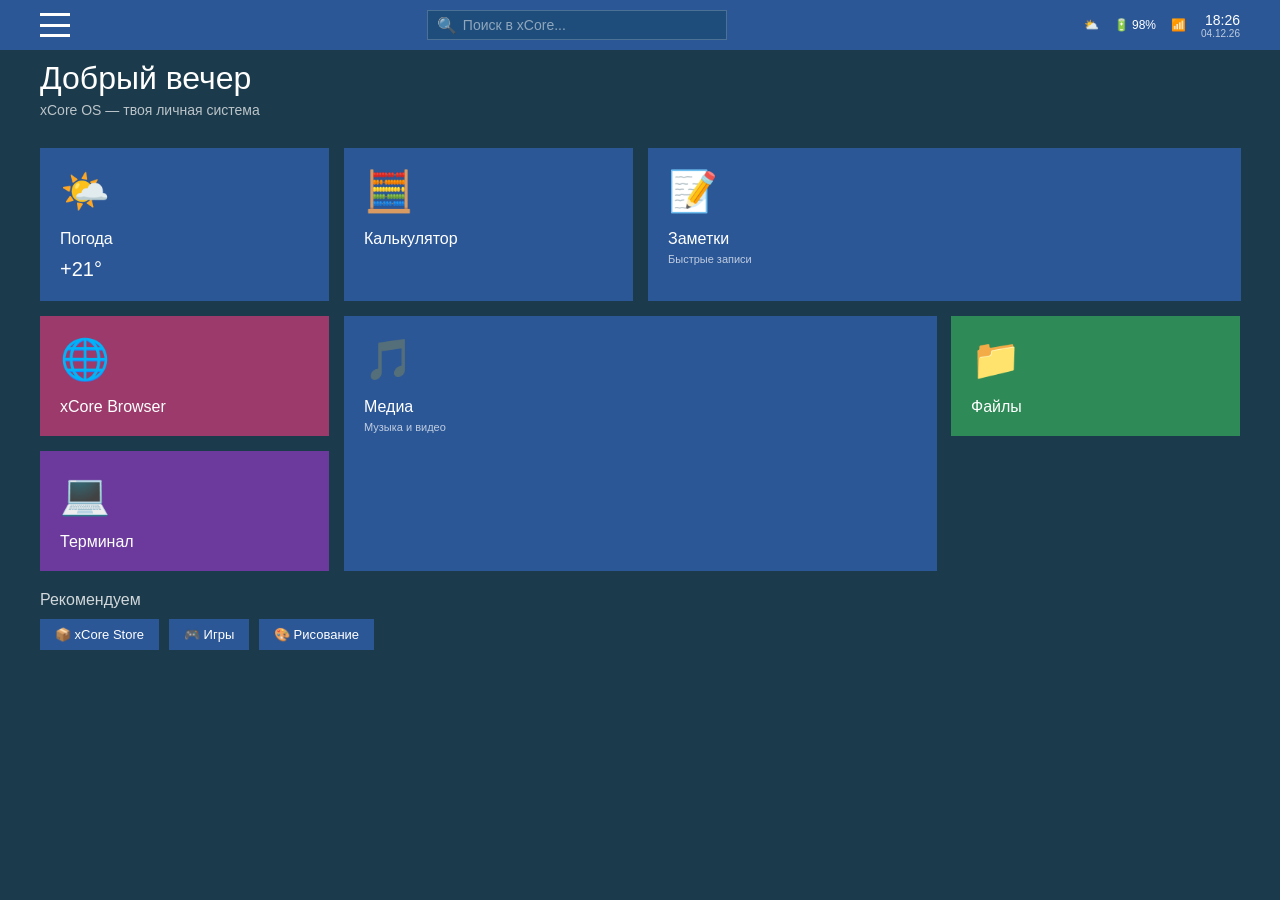
<file: os.html>
<!DOCTYPE html>
<html lang="ru">
<head>
    <meta charset="UTF-8">
    <meta name="viewport" content="width=device-width, initial-scale=1.0">
    <meta name="version" content="os-070626">
    <meta name="status" content="pre-alpha">
    <title>xCore OS | NextGen Metro</title>
    <link rel="stylesheet" href="style.css">
</head>
<body>
    <!-- ФОН С ЭФФЕКТОМ -->
    <div class="bg-layer" id="bgLayer"></div>
    <div class="noise"></div>

    <!-- БОКОВАЯ ПАНЕЛЬ (НОВЫЙ GUI) -->
    <div class="side-panel" id="sidePanel">
        <div class="panel-header">
            <div class="panel-logo">⚡ xCore</div>
            <div class="panel-close" id="panelClose">✕</div>
        </div>
        <div class="panel-menu">
            <div class="panel-item" data-action="home">
                <span class="panel-icon">🏠</span>
                <span>Главный экран</span>
            </div>
            <div class="panel-item" data-action="apps">
                <span class="panel-icon">📦</span>
                <span>Все приложения</span>
            </div>
            <div class="panel-item" data-action="settings">
                <span class="panel-icon">⚙️</span>
                <span>Параметры</span>
            </div>
            <div class="panel-item" data-action="wallpapers">
                <span class="panel-icon">🖼️</span>
                <span>Обои</span>
            </div>
            <div class="panel-item" data-action="about">
                <span class="panel-icon">ℹ️</span>
                <span>О системе</span>
            </div>
        </div>
        <div class="panel-footer">
            <div class="user-info">
                <span class="user-avatar">👤</span>
                <span class="user-name">xCore User</span>
            </div>
            <button class="panel-shutdown" id="shutdownBtn">⏻ Выход</button>
        </div>
    </div>

    <!-- ОСНОВНОЙ ЭКРАН -->
    <div class="main-screen" id="mainScreen">
        <!-- ВЕРХНЯЯ ПАНЕЛЬ -->
        <div class="top-bar">
            <div class="menu-toggle" id="menuToggle">
                <span></span><span></span><span></span>
            </div>
            <div class="search-bar">
                <span class="search-icon">🔍</span>
                <input type="text" placeholder="Поиск в xCore..." id="globalSearch">
            </div>
            <div class="system-tray">
                <div class="tray-icon" id="weatherIcon">🌤️</div>
                <div class="tray-icon" id="batteryIcon">🔋 98%</div>
                <div class="tray-icon" id="wifiIcon">📶</div>
                <div class="datetime">
                    <div class="time" id="clock">--:--</div>
                    <div class="date" id="date">--.--.--</div>
                </div>
            </div>
        </div>

        <!-- ПРИВЕТСТВИЕ -->
        <div class="welcome-section">
            <h1 class="greeting" id="greeting">Добро пожаловать</h1>
            <p class="subgreeting">xCore OS — твоя личная система</p>
        </div>

        <!-- ЖИВЫЕ ПЛИТКИ -->
        <div class="tiles-grid" id="tilesGrid">
            <div class="tile live-tile" data-app="weather">
                <div class="tile-bg"></div>
                <div class="tile-content">
                    <div class="tile-icon">🌤️</div>
                    <div class="tile-title">Погода</div>
                    <div class="tile-live" id="weatherTemp">Загрузка...</div>
                </div>
            </div>

            <div class="tile" data-app="calc">
                <div class="tile-icon">🧮</div>
                <div class="tile-title">Калькулятор</div>
            </div>

            <div class="tile wide" data-app="notes">
                <div class="tile-icon">📝</div>
                <div class="tile-title">Заметки</div>
                <div class="tile-desc">Быстрые записи</div>
            </div>

            <div class="tile accent" data-app="browser">
                <div class="tile-icon">🌐</div>
                <div class="tile-title">xCore Browser</div>
            </div>

            <div class="tile large" data-app="media">
                <div class="tile-icon">🎵</div>
                <div class="tile-title">Медиа</div>
                <div class="tile-desc">Музыка и видео</div>
            </div>

            <div class="tile green" data-app="files">
                <div class="tile-icon">📁</div>
                <div class="tile-title">Файлы</div>
            </div>

            <div class="tile purple" data-app="terminal">
                <div class="tile-icon">💻</div>
                <div class="tile-title">Терминал</div>
            </div>
        </div>

        <!-- РЕКОМЕНДАЦИИ -->
        <div class="recommendations">
            <h3>Рекомендуем</h3>
            <div class="rec-list">
                <div class="rec-item" data-app="store">📦 xCore Store</div>
                <div class="rec-item" data-app="games">🎮 Игры</div>
                <div class="rec-item" data-app="draw">🎨 Рисование</div>
            </div>
        </div>
    </div>

    <!-- КОНТЕЙНЕР ОКОН -->
    <div id="windowsContainer"></div>

    <!-- УВЕДОМЛЕНИЯ -->
    <div class="notifications" id="notifications"></div>

    <script src="system/boot.js"></script>
    <script src="system/kernel.js"></script>
    <script src="system/storage.js"></script>
    <script src="script.js"></script>
    <script>
        if (!sessionStorage.getItem('xCoreBooted')) {
            sessionStorage.setItem('xCoreBooted', 'true');
            window.location.href = 'index.html';
        }
    </script>
</body>
</html>
</file>
<file: style.css>
/* xCore OS - Windows 8 Style */
/* Без градиентов, без скруглений, только Segoe UI */

* {
    margin: 0;
    padding: 0;
    box-sizing: border-box;
}

body {
    font-family: 'Segoe UI', 'Arial', sans-serif;
    font-weight: 400;
    overflow: hidden;
    height: 100vh;
    background: #1b3a4b;
}

/* ФОН (простой, без эффектов) */
.bg-layer {
    position: fixed;
    top: 0;
    left: 0;
    width: 100%;
    height: 100%;
    background: #1b3a4b;
    z-index: -2;
}

.noise {
    display: none;
}

/* БОКОВАЯ ПАНЕЛЬ */
.side-panel {
    position: fixed;
    left: -320px;
    top: 0;
    width: 320px;
    height: 100%;
    background: #2b5797;
    z-index: 1000;
    transition: 0.3s;
    display: flex;
    flex-direction: column;
    border-right: none;
    padding-top: 50px;
}

.side-panel.open {
    left: 0;
}

.panel-header {
    padding: 20px;
    border-bottom: 1px solid rgba(255,255,255,0.2);
    display: flex;
    justify-content: space-between;
    align-items: center;
}

.panel-logo {
    font-size: 24px;
    font-weight: normal;
    color: white;
    -webkit-text-fill-color: white;
    background: none;
}

.panel-close {
    font-size: 20px;
    cursor: pointer;
    color: white;
    opacity: 0.7;
}

.panel-close:hover {
    opacity: 1;
}

.panel-menu {
    flex: 1;
    padding: 20px;
}

.panel-item {
    padding: 12px 15px;
    margin: 5px 0;
    cursor: pointer;
    display: flex;
    align-items: center;
    gap: 15px;
    font-size: 14px;
    color: white;
    border-radius: 0px;
}

.panel-item:hover {
    background: #1e4d7b;
}

.panel-icon {
    font-size: 18px;
    width: 25px;
}

.panel-footer {
    padding: 20px;
    border-top: 1px solid rgba(255,255,255,0.2);
}

.user-info {
    display: flex;
    align-items: center;
    gap: 12px;
    padding: 10px;
    background: #1e4d7b;
    margin-bottom: 15px;
}

.user-avatar {
    font-size: 28px;
}

.user-name {
    font-size: 14px;
    color: white;
}

.panel-shutdown {
    width: 100%;
    padding: 10px;
    background: #9c3a6b;
    border: none;
    color: white;
    cursor: pointer;
    font-size: 14px;
    font-family: 'Segoe UI', 'Arial', sans-serif;
    border-radius: 0px;
}

.panel-shutdown:hover {
    background: #7a2d53;
}

/* ОСНОВНОЙ ЭКРАН */
.main-screen {
    margin-left: 0;
    transition: 0.3s;
    height: 100vh;
    overflow-y: hidden;
    padding: 60px 40px 0 40px;
}

.side-panel.open ~ .main-screen {
    margin-left: 320px;
}

/* ВЕРХНЯЯ ПАНЕЛЬ (прилипает к экрану) */
.top-bar {
    position: fixed;
    top: 0;
    left: 0;
    right: 0;
    display: flex;
    justify-content: space-between;
    align-items: center;
    padding: 10px 40px;
    background: #2b5797;
    z-index: 100;
}

.menu-toggle {
    width: 30px;
    height: 24px;
    display: flex;
    flex-direction: column;
    justify-content: space-between;
    cursor: pointer;
}

.menu-toggle span {
    height: 3px;
    background: white;
    border-radius: 0px;
}

.search-bar {
    flex: 1;
    max-width: 300px;
    margin: 0 20px;
    position: relative;
}

.search-icon {
    position: absolute;
    left: 10px;
    top: 50%;
    transform: translateY(-50%);
    color: white;
    opacity: 0.7;
}

#globalSearch {
    width: 100%;
    padding: 6px 10px 6px 35px;
    background: #1e4d7b;
    border: 1px solid rgba(255,255,255,0.2);
    color: white;
    font-size: 14px;
    font-family: 'Segoe UI', 'Arial', sans-serif;
    border-radius: 0px;
}

#globalSearch:focus {
    outline: none;
    border-color: white;
}

#globalSearch::placeholder {
    color: rgba(255,255,255,0.5);
}

.system-tray {
    display: flex;
    align-items: center;
    gap: 15px;
}

.tray-icon {
    color: white;
    cursor: pointer;
    font-size: 12px;
}

.datetime {
    text-align: right;
}

.time {
    font-size: 14px;
    font-weight: normal;
    color: white;
}

.date {
    font-size: 10px;
    color: white;
    opacity: 0.7;
}

/* ПРИВЕТСТВИЕ */
.welcome-section {
    margin-bottom: 30px;
}

.greeting {
    font-size: 32px;
    font-weight: normal;
    color: white;
    background: none;
    -webkit-text-fill-color: white;
    margin-bottom: 5px;
}

.subgreeting {
    color: white;
    opacity: 0.7;
    font-size: 14px;
}

/* СЕТКА ПЛИТОК */
.tiles-grid {
    display: grid;
    grid-template-columns: repeat(4, 1fr);
    gap: 15px;
    margin-bottom: 20px;
}

.tile {
    background: #2b5797;
    border: none;
    border-radius: 0px;
    padding: 20px;
    cursor: pointer;
    transition: 0.1s;
    position: relative;
}

.tile:hover {
    background: #3a6ea5;
}

.tile:active {
    background: #1e4d7b;
}

.tile-bg {
    display: none;
}

.tile-icon {
    font-size: 40px;
    margin-bottom: 15px;
    color: white;
}

.tile-title {
    font-size: 16px;
    font-weight: normal;
    color: white;
}

.tile-desc {
    font-size: 11px;
    color: white;
    opacity: 0.7;
    margin-top: 5px;
}

.tile-live {
    font-size: 20px;
    margin-top: 10px;
    color: white;
}

/* РАЗМЕРЫ ПЛИТОК */
.tile.wide {
    grid-column: span 2;
}

.tile.large {
    grid-row: span 2;
    grid-column: span 2;
}

.tile.accent {
    background: #9c3a6b;
}

.tile.accent:hover {
    background: #b84a7a;
}

.tile.green {
    background: #2e8b57;
}

.tile.green:hover {
    background: #3aa56a;
}

.tile.purple {
    background: #6b3a9c;
}

.tile.purple:hover {
    background: #7f4ab0;
}

/* РЕКОМЕНДАЦИИ */
.recommendations {
    margin-top: 20px;
}

.recommendations h3 {
    font-size: 16px;
    font-weight: normal;
    margin-bottom: 10px;
    color: white;
    opacity: 0.8;
}

.rec-list {
    display: flex;
    gap: 10px;
    flex-wrap: wrap;
}

.rec-item {
    background: #2b5797;
    border: none;
    border-radius: 0px;
    padding: 8px 15px;
    cursor: pointer;
    font-size: 13px;
    color: white;
}

.rec-item:hover {
    background: #3a6ea5;
}

/* ОКНА (строгий Win8 стиль) */
.window {
    position: fixed;
    background: #f0f0f0;
    border-radius: 0px;
    border: 1px solid #ccc;
    box-shadow: 2px 2px 10px rgba(0,0,0,0.2);
    z-index: 200;
    min-width: 400px;
    min-height: 300px;
    display: flex;
    flex-direction: column;
    overflow: hidden;
}

.window-header {
    padding: 10px 15px;
    background: #2b5797;
    cursor: move;
    display: flex;
    justify-content: space-between;
    align-items: center;
    border-bottom: none;
}

.window-title {
    font-weight: normal;
    color: white;
    font-size: 14px;
}

.window-close {
    cursor: pointer;
    background: #9c3a6b;
    width: 24px;
    height: 24px;
    display: flex;
    align-items: center;
    justify-content: center;
    color: white;
    font-size: 14px;
}

.window-close:hover {
    background: #7a2d53;
}

.window-content {
    flex: 1;
    padding: 15px;
    overflow: auto;
    background: white;
    color: #333;
}

/* УВЕДОМЛЕНИЯ */
.notifications {
    position: fixed;
    bottom: 20px;
    right: 20px;
    z-index: 1100;
}

.notification {
    background: #2b5797;
    border-left: 4px solid #9c3a6b;
    border-radius: 0px;
    padding: 10px 15px;
    margin-top: 8px;
    min-width: 220px;
    color: white;
    font-size: 12px;
}

/* КАЛЬКУЛЯТОР */
.app-calc {
    display: grid;
    grid-template-columns: repeat(4, 1fr);
    gap: 5px;
    padding: 10px;
    max-width: 250px;
}

.app-calc button {
    padding: 15px;
    font-size: 16px;
    background: #2b5797;
    color: white;
    border: none;
    cursor: pointer;
    font-family: 'Segoe UI', 'Arial', sans-serif;
    border-radius: 0px;
}

.app-calc button:hover {
    background: #3a6ea5;
}

.app-calc .display {
    grid-column: span 4;
    padding: 15px;
    font-size: 20px;
    text-align: right;
    background: #1a1a1a;
    color: white;
    font-family: monospace;
}

/* ЗАМЕТКИ */
.app-notes textarea {
    width: 100%;
    height: 250px;
    padding: 10px;
    font-size: 14px;
    font-family: monospace;
    border: 1px solid #ccc;
    border-radius: 0px;
}

.app-notes button {
    margin-top: 10px;
    padding: 8px 15px;
    background: #2b5797;
    color: white;
    border: none;
    cursor: pointer;
    margin-right: 8px;
    font-family: 'Segoe UI', 'Arial', sans-serif;
    border-radius: 0px;
}

.app-notes button:hover {
    background: #3a6ea5;
}

/* БРАУЗЕР */
.app-browser input {
    padding: 6px;
    font-size: 13px;
    border: 1px solid #ccc;
    border-radius: 0px;
}

.app-browser button {
    padding: 6px 12px;
    background: #2b5797;
    color: white;
    border: none;
    cursor: pointer;
    border-radius: 0px;
}

.app-browser iframe {
    border: 1px solid #ccc;
}

/* ОБОИ */
.app-wallpapers button {
    display: block;
    width: 100%;
    margin: 8px 0;
    padding: 10px;
    background: #2b5797;
    color: white;
    border: none;
    cursor: pointer;
    text-align: left;
    font-family: 'Segoe UI', 'Arial', sans-serif;
    border-radius: 0px;
}

.app-wallpapers button:hover {
    background: #3a6ea5;
}

/* СКРОЛЛБАР (Win8 стиль) */
::-webkit-scrollbar {
    width: 10px;
}

::-webkit-scrollbar-track {
    background: #e0e0e0;
}

::-webkit-scrollbar-thumb {
    background: #2b5797;
    border-radius: 0px;
}

::-webkit-scrollbar-thumb:hover {
    background: #1e4d7b;
}

/* АНИМАЦИИ (минимальные) */
.tile {
    transition: 0.05s linear;
}

/* АДАПТИВНОСТЬ */
@media (max-width: 900px) {
    .tiles-grid {
        grid-template-columns: repeat(2, 1fr);
    }
    
    .search-bar {
        display: none;
    }
}

@media (max-width: 600px) {
    .main-screen {
        padding: 60px 15px 0 15px;
    }
    
    .tiles-grid {
        grid-template-columns: 1fr;
    }
    
    .datetime {
        display: none;
    }
}

/* Настройки */
.app-settings button {
    background: #2b5797;
    color: white;
    border: none;
    padding: 8px 15px;
    cursor: pointer;
}

.app-settings button:hover {
    background: #3a6ea5;
}

/* Список приложений */
.app-appslist button {
    display: block;
    width: 100%;
    padding: 12px;
    margin: 5px 0;
    background: #2b5797;
    color: white;
    border: none;
    cursor: pointer;
    text-align: left;
}

.app-appslist button:hover {
    background: #3a6ea5;
}

/* ========== АНИМАЦИИ xCore OS ========== */

/* ПЛИТКИ ПРИ ЗАГРУЗКЕ - появление с масштабом */
@keyframes tileAppear {
    0% {
        opacity: 0;
        transform: scale(0.7);
    }
    60% {
        transform: scale(1.05);
    }
    100% {
        opacity: 1;
        transform: scale(1);
    }
}

.tile {
    animation: tileAppear 0.4s cubic-bezier(0.34, 1.2, 0.64, 1) forwards;
    opacity: 0;
}

/* Задержки для каждой плитки */
.tile:nth-child(1) { animation-delay: 0.00s; }
.tile:nth-child(2) { animation-delay: 0.05s; }
.tile:nth-child(3) { animation-delay: 0.10s; }
.tile:nth-child(4) { animation-delay: 0.15s; }
.tile:nth-child(5) { animation-delay: 0.20s; }
.tile:nth-child(6) { animation-delay: 0.25s; }
.tile:nth-child(7) { animation-delay: 0.30s; }
.tile:nth-child(8) { animation-delay: 0.35s; }
.tile:nth-child(9) { animation-delay: 0.40s; }
.tile:nth-child(10) { animation-delay: 0.45s; }

/* ПРИВЕТСТВИЕ */
@keyframes fadeInUp {
    0% {
        opacity: 0;
        transform: translateY(30px);
    }
    100% {
        opacity: 1;
        transform: translateY(0);
    }
}

.welcome-section {
    animation: fadeInUp 0.5s ease-out 0.1s forwards;
    opacity: 0;
}

/* ВЕРХНЯЯ ПАНЕЛЬ */
@keyframes slideDown {
    0% {
        opacity: 0;
        transform: translateY(-100%);
    }
    100% {
        opacity: 1;
        transform: translateY(0);
    }
}

.top-bar {
    animation: slideDown 0.4s ease-out forwards;
}

/* БОКОВАЯ ПАНЕЛЬ */
@keyframes slideInLeft {
    from {
        transform: translateX(-100%);
    }
    to {
        transform: translateX(0);
    }
}

.side-panel.open {
    animation: slideInLeft 0.3s ease-out;
}

/* CHARMS ПАНЕЛЬ */
@keyframes slideInRight {
    from {
        transform: translateX(100%);
    }
    to {
        transform: translateX(0);
    }
}

.charms-bar.active {
    animation: slideInRight 0.3s ease-out;
}

/* ОКНА */
@keyframes windowAppear {
    0% {
        opacity: 0;
        transform: scale(0.9) translateY(20px);
    }
    100% {
        opacity: 1;
        transform: scale(1) translateY(0);
    }
}

.window {
    animation: windowAppear 0.25s ease-out forwards;
}

/* КНОПКИ ПРИ НАВЕДЕНИИ */
.tile, .panel-item, .rec-item, button, .taskbar-app, .start-button {
    transition: all 0.1s linear;
}

.tile:active {
    transform: scale(0.97);
    transition: 0.02s linear;
}

/* УВЕДОМЛЕНИЯ */
@keyframes notificationSlide {
    0% {
        opacity: 0;
        transform: translateX(100%);
    }
    100% {
        opacity: 1;
        transform: translateX(0);
    }
}

.notification {
    animation: notificationSlide 0.3s ease-out forwards;
}

/* РЕКОМЕНДАЦИИ */
.recommendations {
    animation: fadeInUp 0.4s ease-out 0.3s forwards;
    opacity: 0;
}

.rec-item {
    animation: tileAppear 0.3s ease-out forwards;
    animation-delay: calc(0.4s + var(--i, 0) * 0.05s);
    opacity: 0;
}

.rec-item:nth-child(1) { --i: 1; }
.rec-item:nth-child(2) { --i: 2; }
.rec-item:nth-child(3) { --i: 3; }

/* СИСТЕМНЫЙ ТРЕЙ */
.tray-icon {
    transition: all 0.2s ease;
}

.tray-icon:hover {
    transform: scale(1.1);
}

/* ЧАСЫ И ДАТА */
.time, .date {
    transition: all 0.2s;
}

/* ПАНЕЛЬ ЗАДАЧ (ОКНА В TASKBAR) */
.taskbar-app {
    transition: all 0.1s linear;
}

.taskbar-app:active {
    transform: scale(0.95);
}

/* ЗАКРЫТИЕ ОКНА (анимация исчезновения) */
.window.closing {
    animation: windowClose 0.2s ease-out forwards;
}

@keyframes windowClose {
    0% {
        opacity: 1;
        transform: scale(1);
    }
    100% {
        opacity: 0;
        transform: scale(0.9);
        display: none;
    }
}

/* ПУЛЬСАЦИЯ ДЛЯ ЖИВЫХ ПЛИТОК */
@keyframes pulse {
    0%, 100% {
        opacity: 1;
    }
    50% {
        opacity: 0.7;
    }
}

.tile-live {
    animation: pulse 2s ease-in-out infinite;
}

/* МИГАНИЕ КУРСОРА В ПОИСКЕ */
@keyframes blink {
    0%, 100% { border-color: rgba(255,255,255,0.2); }
    50% { border-color: white; }
}

#globalSearch:focus {
    animation: blink 0.8s ease-in-out infinite;
}

/* ЗАГРУЗОЧНЫЙ ЭКРАН (опционально) */
@keyframes spin {
    from { transform: rotate(0deg); }
    to { transform: rotate(360deg); }
}

.loading-spinner {
    animation: spin 1s linear infinite;
}

/* АНИМАЦИЯ ПРИ НАЖАТИИ НА ПЛИТКУ (эффект волны) */
.tile {
    position: relative;
    overflow: hidden;
}

.tile::after {
    content: '';
    position: absolute;
    top: 50%;
    left: 50%;
    width: 0;
    height: 0;
    border-radius: 50%;
    background: rgba(255,255,255,0.3);
    transform: translate(-50%, -50%);
    transition: width 0.3s, height 0.3s;
}

.tile:active::after {
    width: 200%;
    height: 200%;
}

/* АНИМАЦИЯ ДЛЯ БУРГЕРА */
.menu-toggle span {
    transition: all 0.2s ease;
}

.menu-toggle:hover span:nth-child(1) {
    transform: translateY(-2px);
}

.menu-toggle:hover span:nth-child(3) {
    transform: translateY(2px);
}

/* АНИМАЦИЯ ДЛЯ КНОПКИ ЗАКРЫТИЯ */
.window-close {
    transition: all 0.1s linear;
}

.window-close:active {
    transform: scale(0.85);
}

/* АНИМАЦИЯ ДЛЯ SCROLLBAR (плавное появление) */
::-webkit-scrollbar-thumb {
    transition: background 0.2s;
}
</file>
